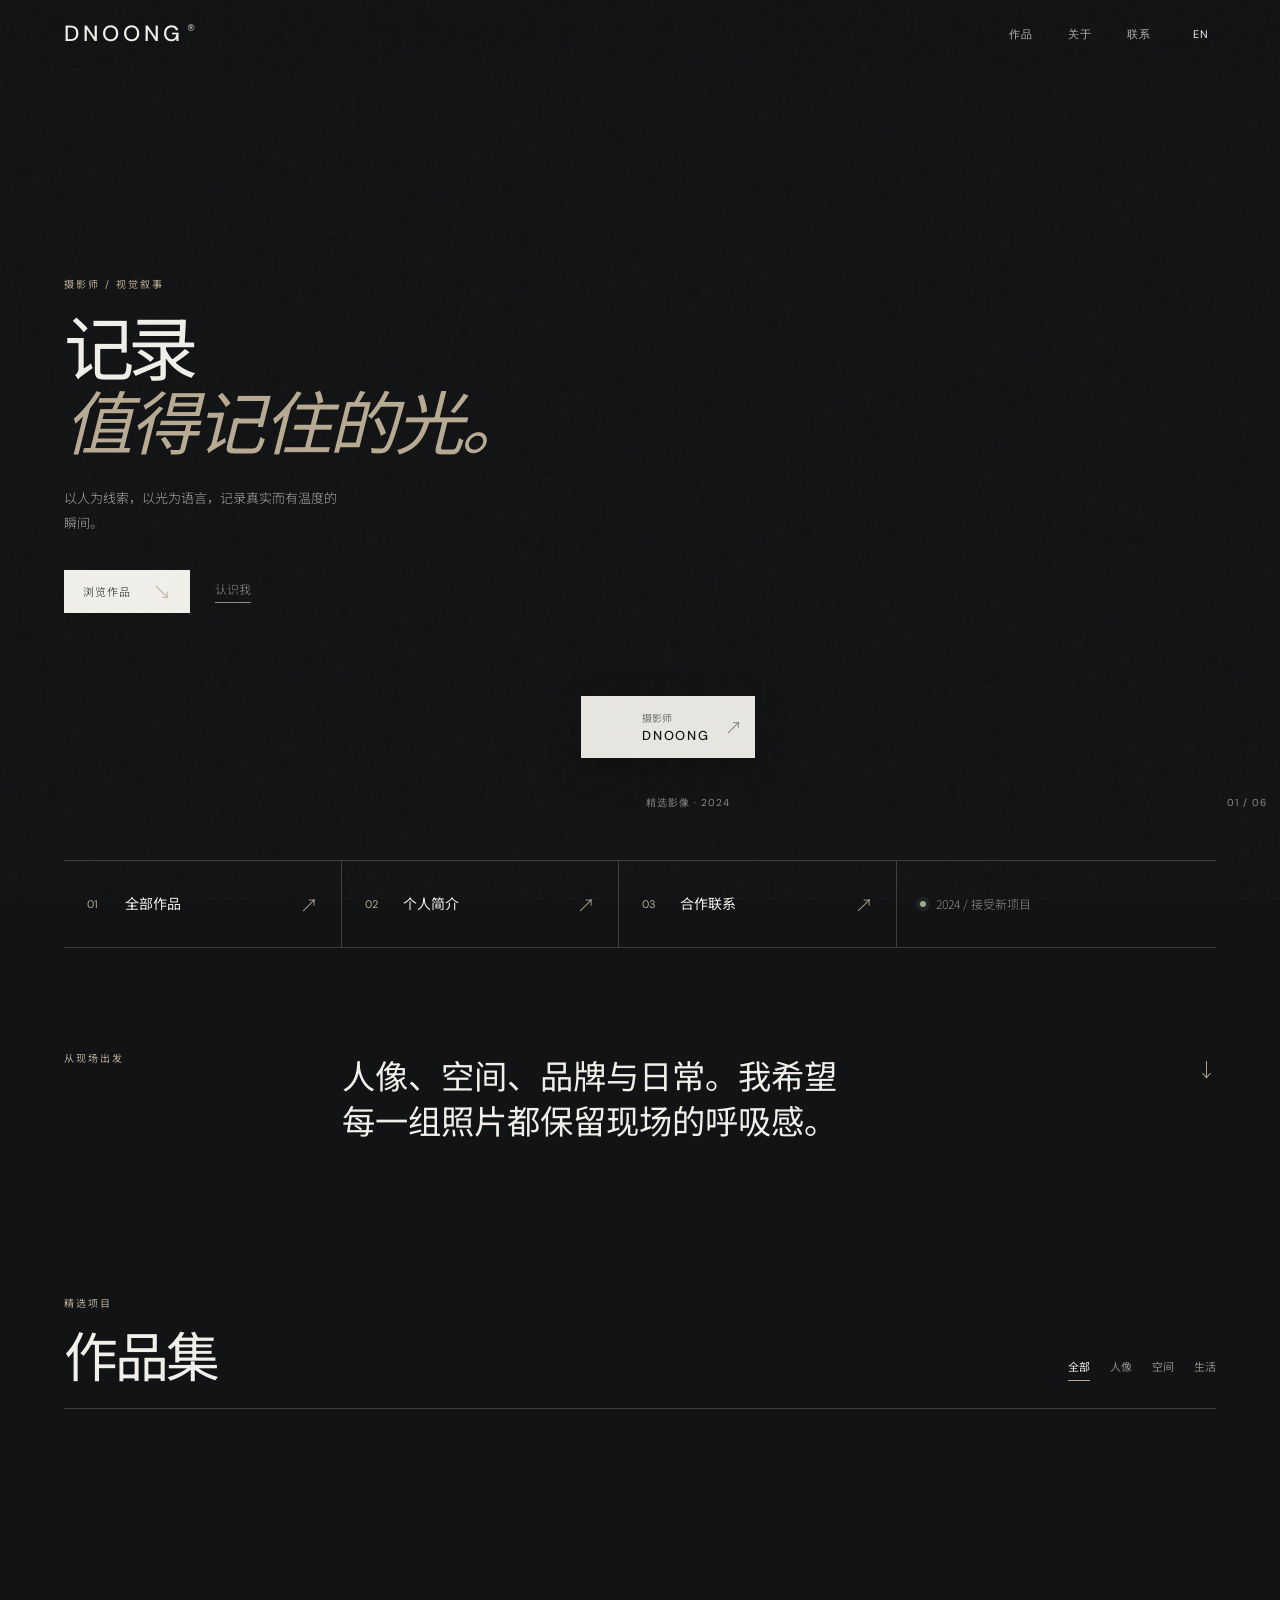
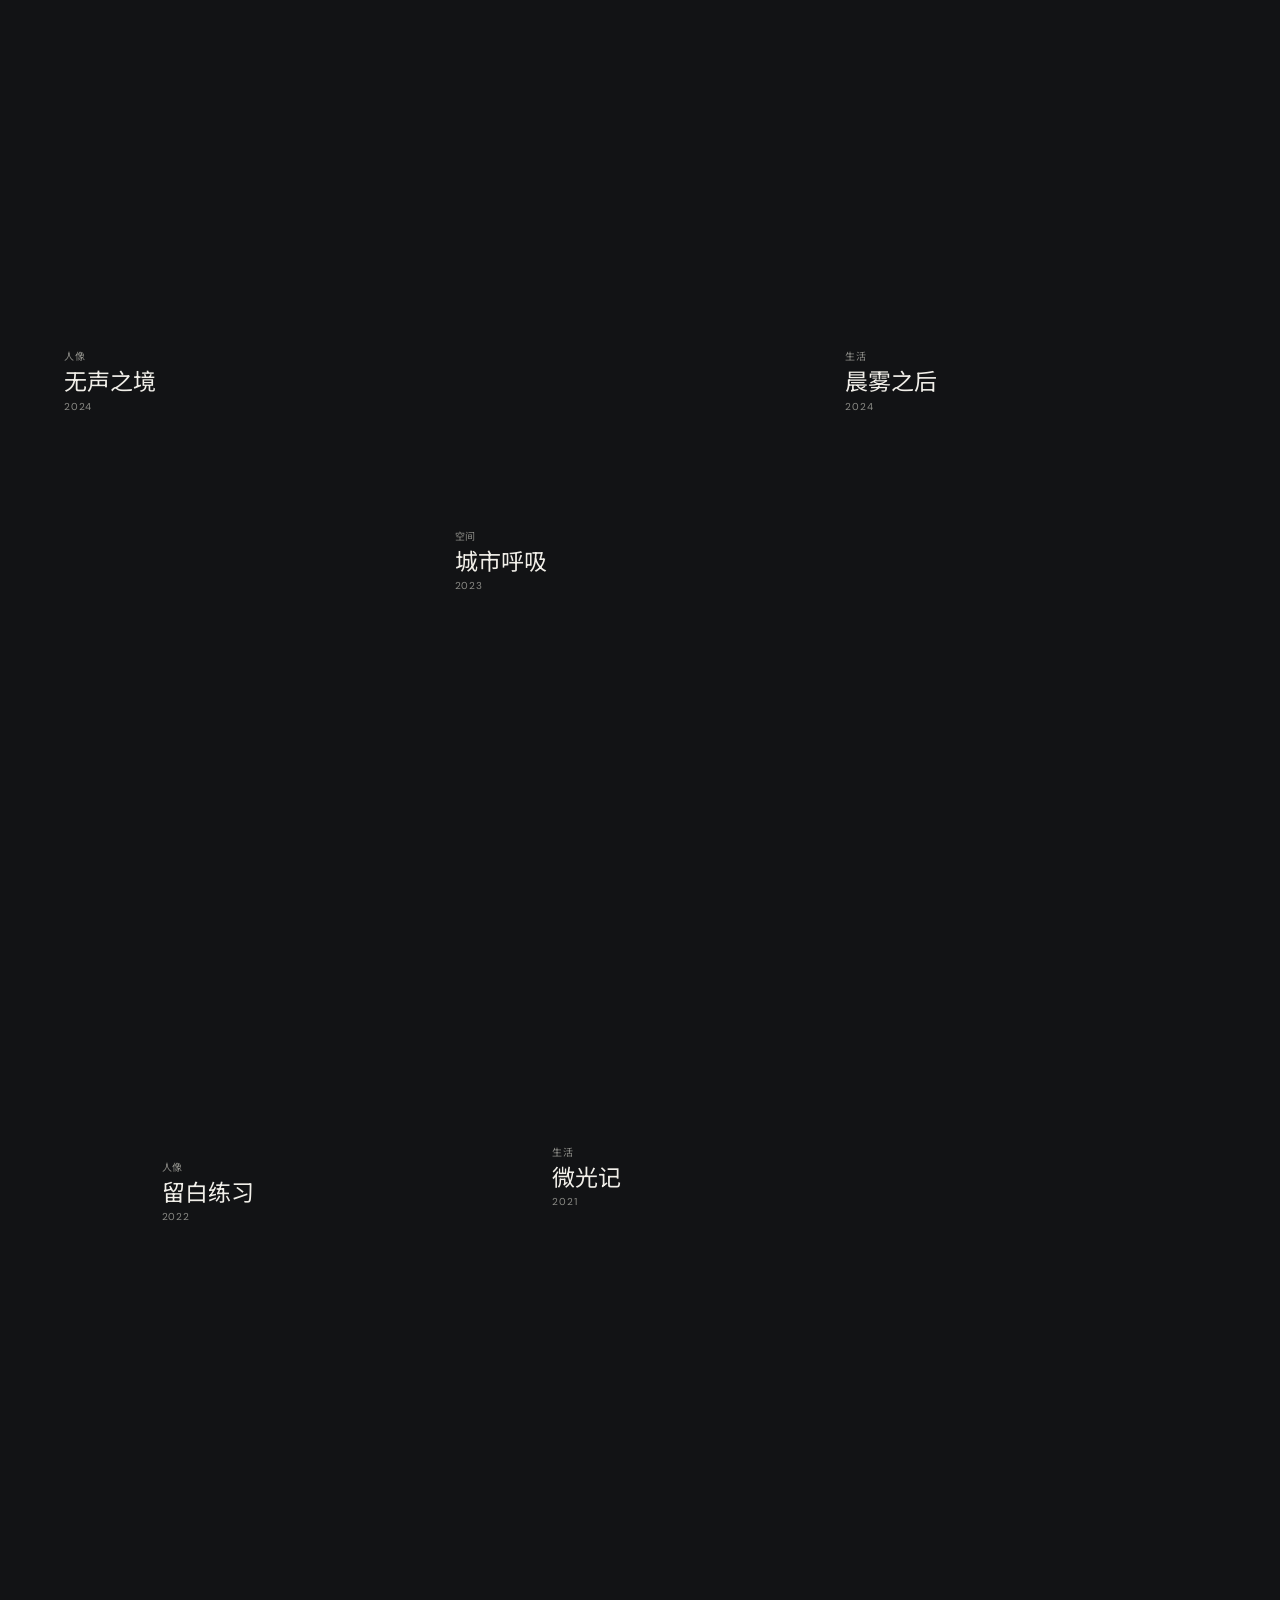
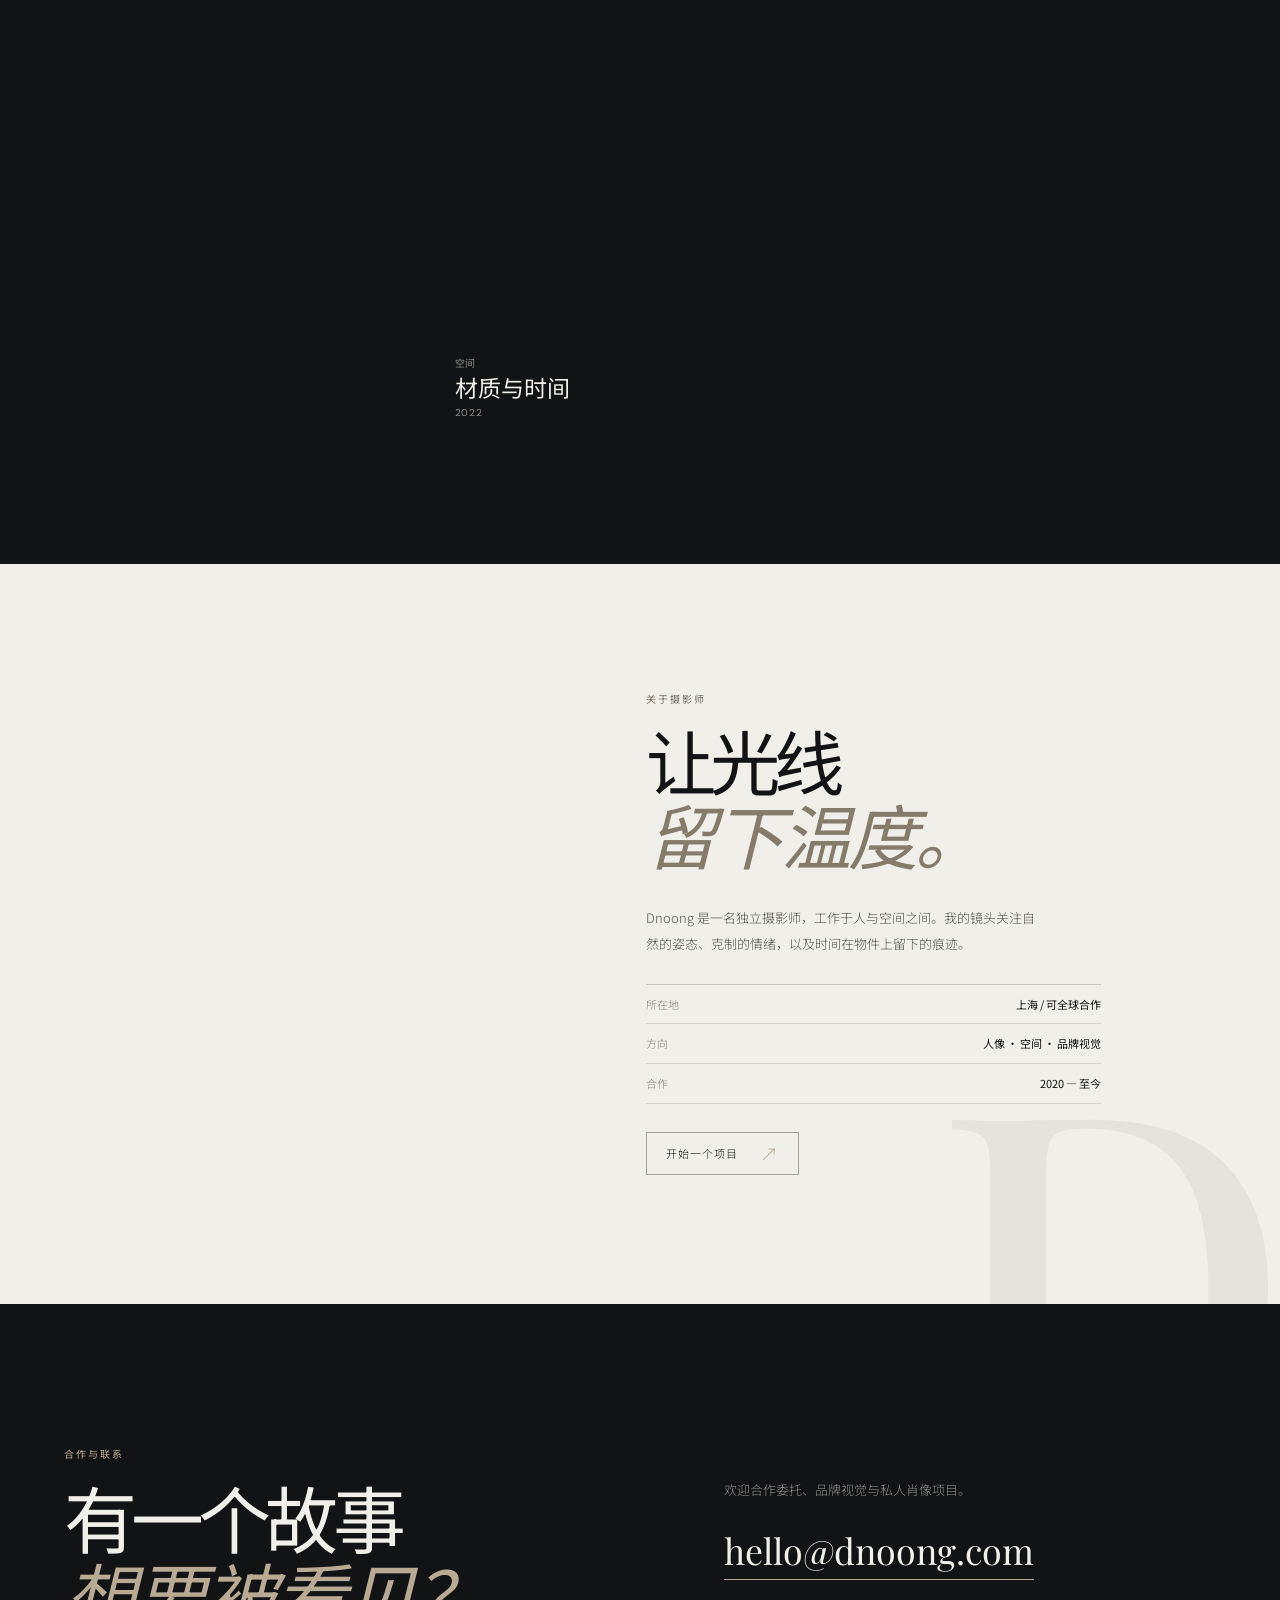
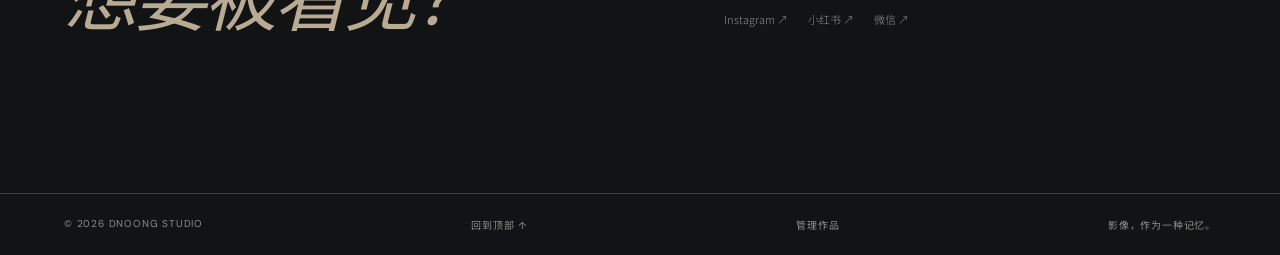
<file: Dnoong-portfolio/index.html>
<!doctype html>
<html lang="zh-CN">
  <head>
    <meta charset="UTF-8" />
    <meta name="viewport" content="width=device-width, initial-scale=1" />
    <meta name="description" content="DNOONG 摄影作品集｜人像、空间与生活影像。" />
    <title>DNOONG — 摄影作品集</title>
    <link rel="preconnect" href="https://fonts.googleapis.com" />
    <link rel="preconnect" href="https://fonts.gstatic.com" crossorigin />
    <link href="https://fonts.googleapis.com/css2?family=DM+Sans:wght@400;500&family=Noto+Sans+SC:wght@300;400;500&family=Playfair+Display:ital,wght@0,400;0,500;1,400&display=swap" rel="stylesheet" />
    <link rel="stylesheet" href="styles.css" />
  </head>
  <body>
    <div class="noise" aria-hidden="true"></div>
    <header class="site-header" id="top">
      <a class="wordmark" href="#top" aria-label="DNOONG 首页">DNOONG<span>®</span></a>
      <nav class="main-nav" aria-label="主导航">
        <a href="#works" data-i18n="navWorks">作品</a><a href="#about" data-i18n="navAbout">关于</a><a href="#contact" data-i18n="navContact">联系</a>
      </nav>
      <button class="language-switch" id="languageSwitch" type="button" aria-label="切换语言">EN</button>
      <button class="menu-button" id="menuButton" type="button" aria-label="打开菜单"><span></span><span></span></button>
    </header>

    <main>
      <section class="hero" aria-labelledby="heroTitle">
        <div class="hero-copy">
          <p class="kicker" data-i18n="heroEyebrow">摄影师 / 视觉叙事</p>
          <h1 id="heroTitle"><span data-i18n="heroTitleA">记录</span><br /><em data-i18n="heroTitleB">值得记住的光。</em></h1>
          <p class="hero-intro" data-i18n="heroIntro">以人为线索，以光为语言，记录真实而有温度的瞬间。</p>
          <div class="hero-actions"><a class="button button-dark" href="#works"><span data-i18n="explore">浏览作品</span><i>↘</i></a><a class="quiet-link" href="#about" data-i18n="moreAbout">认识我</a></div>
        </div>
        <div class="hero-visual">
          <div class="hero-image" role="img" aria-label="精选摄影作品"></div>
          <div class="hero-caption"><span data-i18n="heroCaption">精选影像 · 2024</span><span>01 / 06</span></div>
          <a class="profile-card" href="#about" aria-label="查看个人简介"><div class="avatar"></div><div><small data-i18n="profileLabel">摄影师</small><strong>DNOONG</strong></div><span>↗</span></a>
        </div>
      </section>

      <section class="quick-links" aria-label="快捷入口">
        <a href="#works"><span>01</span><strong data-i18n="quickWorks">全部作品</strong><i>↗</i></a>
        <a href="#about"><span>02</span><strong data-i18n="quickAbout">个人简介</strong><i>↗</i></a>
        <a href="#contact"><span>03</span><strong data-i18n="quickContact">合作联系</strong><i>↗</i></a>
        <div class="quick-note"><span class="status-dot"></span><span data-i18n="availability">2024 / 接受新项目</span></div>
      </section>

      <section class="intro-strip"><p class="kicker" data-i18n="introKicker">从现场出发</p><p data-i18n="introText">人像、空间、品牌与日常。我希望每一组照片都保留现场的呼吸感。</p><span>↓</span></section>

      <section class="section works-section" id="works" aria-labelledby="worksTitle">
        <div class="section-heading"><div><p class="kicker" data-i18n="selected">精选项目</p><h2 id="worksTitle" data-i18n="worksTitle">作品集</h2></div><div class="filter-row" id="filters" aria-label="作品分类"></div></div>
        <div class="works-grid" id="worksGrid"></div>
      </section>

      <section class="about-section" id="about" aria-labelledby="aboutTitle">
        <div class="about-portrait image-two" role="img" aria-label="摄影师肖像"></div>
        <div class="about-copy"><p class="kicker" data-i18n="aboutEyebrow">关于摄影师</p><h2 id="aboutTitle"><span data-i18n="aboutTitleA">让光线</span><br /><em data-i18n="aboutTitleB">留下温度。</em></h2><div class="about-body" id="aboutBody"></div><div class="about-meta" id="aboutMeta"></div><a class="button button-light" href="#contact"><span data-i18n="workTogether">开始一个项目</span><i>↗</i></a></div><div class="about-mark" aria-hidden="true">D</div>
      </section>

      <section class="contact-section" id="contact" aria-labelledby="contactTitle"><div><p class="kicker" data-i18n="contactEyebrow">合作与联系</p><h2 id="contactTitle"><span data-i18n="contactTitleA">有一个故事</span><br /><em data-i18n="contactTitleB">想要被看见？</em></h2></div><div class="contact-info"><p data-i18n="contactIntro">欢迎合作委托、品牌视觉与私人肖像项目。</p><a class="contact-email" id="contactEmail" href="mailto:hello@dnoong.com">hello@dnoong.com</a><div class="socials" id="socials"></div></div></section>
    </main>

    <footer class="site-footer"><span>© <span id="year"></span> DNOONG STUDIO</span><a href="#top" data-i18n="backTop">回到顶部 ↑</a><a class="manage-link" href="manage.html" data-i18n="manageWorks">管理作品</a><span data-i18n="footerNote">影像，作为一种记忆。</span></footer>
    <dialog class="lightbox" id="lightbox"><button class="lightbox-close" id="lightboxClose" type="button" aria-label="关闭">×</button><div class="lightbox-image" id="lightboxImage"></div><div class="lightbox-caption"><span id="lightboxTitle"></span><span id="lightboxCount"></span></div></dialog>
    <script src="content.js"></script><script src="script.js"></script>
  </body>
</html>
</file>
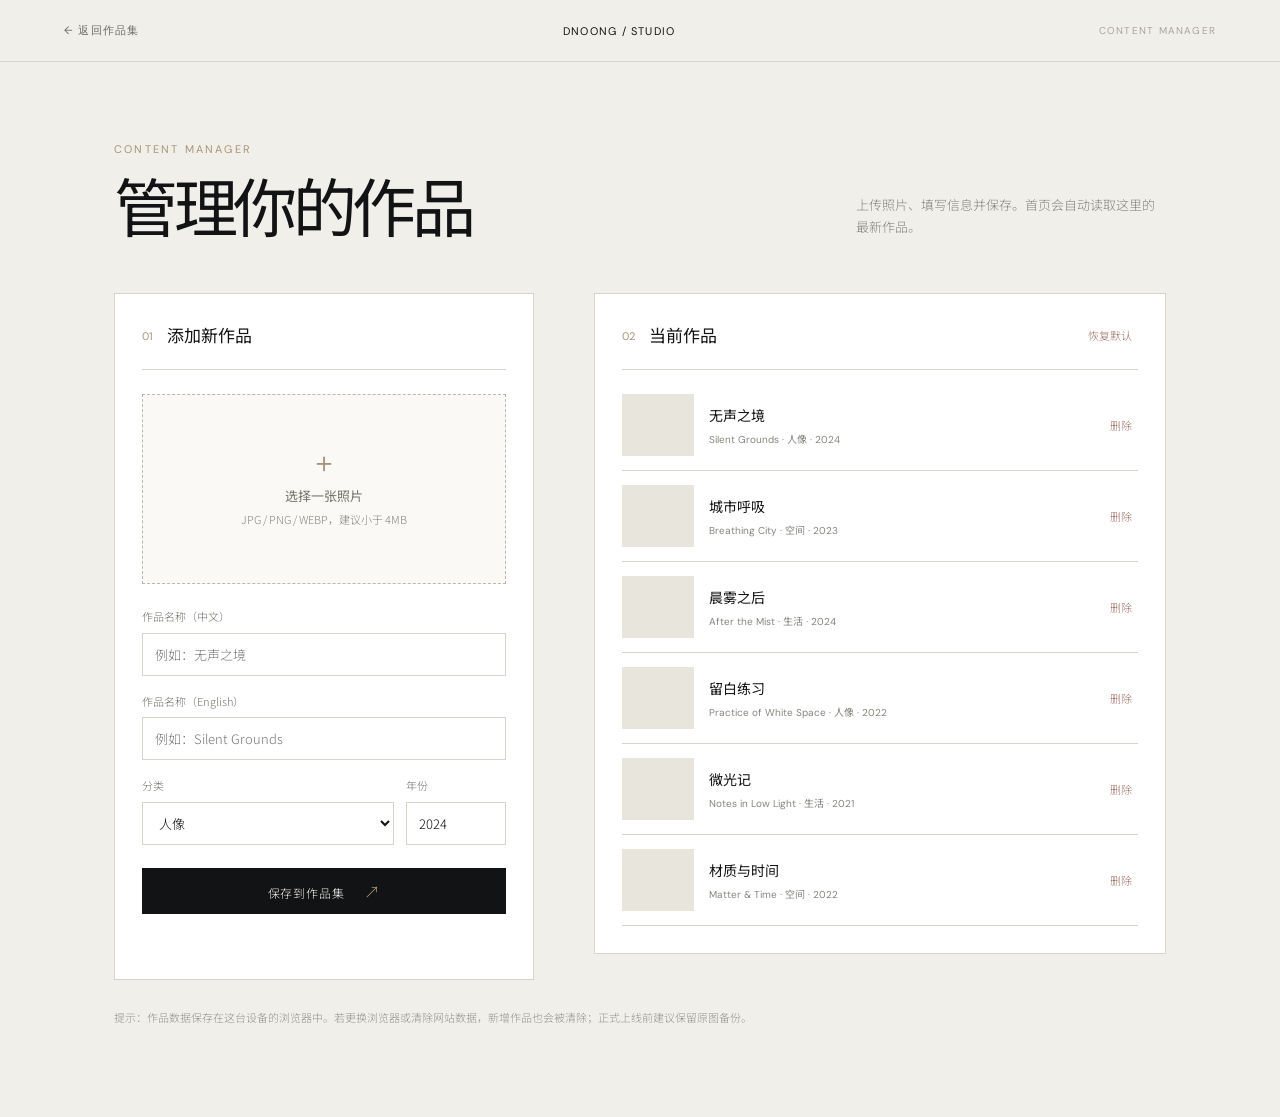
<file: Dnoong-portfolio/manage.html>
<!doctype html>
<html lang="zh-CN">
  <head>
    <meta charset="UTF-8" />
    <meta name="viewport" content="width=device-width, initial-scale=1" />
    <title>管理作品 — DNOONG</title>
    <link rel="preconnect" href="https://fonts.googleapis.com" />
    <link rel="preconnect" href="https://fonts.gstatic.com" crossorigin />
    <link href="https://fonts.googleapis.com/css2?family=DM+Sans:wght@400;500&family=Noto+Sans+SC:wght@300;400;500&family=Playfair+Display:ital,wght@0,400;0,500;1,400&display=swap" rel="stylesheet" />
    <link rel="stylesheet" href="manage.css" />
  </head>
  <body>
    <header class="manage-header"><a href="index.html">← 返回作品集</a><span>DNOONG / STUDIO</span><span class="header-note">CONTENT MANAGER</span></header>
    <main class="manage-shell">
      <div class="manage-intro"><div><p class="kicker">CONTENT MANAGER</p><h1>管理你的作品</h1></div><p>上传照片、填写信息并保存。首页会自动读取这里的最新作品。</p></div>
      <section class="manage-layout">
        <form class="editor-card" id="workForm">
          <div class="form-heading"><span>01</span><h2>添加新作品</h2></div>
          <label class="upload-box" for="imageInput"><input id="imageInput" type="file" accept="image/jpeg,image/png,image/webp" /><span class="upload-icon">＋</span><strong id="uploadText">选择一张照片</strong><small>JPG / PNG / WEBP，建议小于 4MB</small><div id="preview" class="preview"></div></label>
          <label>作品名称（中文）<input id="titleInput" required placeholder="例如：无声之境" /></label>
          <label>作品名称（English）<input id="englishInput" required placeholder="例如：Silent Grounds" /></label>
          <div class="field-row"><label>分类<select id="categoryInput"><option>人像</option><option>空间</option><option>生活</option><option>品牌</option></select></label><label>年份<input id="yearInput" required value="2024" inputmode="numeric" /></label></div>
          <button class="save-button" type="submit">保存到作品集 <span>↗</span></button>
          <p class="status" id="status" role="status"></p>
        </form>
        <section class="list-card"><div class="form-heading"><span>02</span><h2>当前作品</h2><button id="resetButton" type="button">恢复默认</button></div><div id="projectList" class="project-list"></div></section>
      </section>
      <p class="manage-tip">提示：作品数据保存在这台设备的浏览器中。若更换浏览器或清除网站数据，新增作品也会被清除；正式上线前建议保留原图备份。</p>
    </main>
    <script src="content.js"></script><script src="manage.js"></script>
  </body>
</html>
</file>
<file: Dnoong-portfolio/styles.css>
:root { --ink:#121315; --paper:#f1efe9; --muted:#8d8d88; --line:rgba(241,239,233,.2); --dark-line:rgba(18,19,21,.18); --accent:#b8aa93; }
* { box-sizing:border-box; } html { scroll-behavior:smooth; } body { margin:0; background:var(--ink); color:var(--paper); font-family:'Noto Sans SC',sans-serif; font-weight:300; font-size:15px; line-height:1.7; } body:has(dialog[open]) { overflow:hidden; } a { color:inherit; text-decoration:none; } button { color:inherit; font:inherit; background:none; border:0; cursor:pointer; }
.noise { position:fixed; inset:0; pointer-events:none; z-index:20; opacity:.025; background-image:url("data:image/svg+xml,%3Csvg viewBox='0 0 140 140' xmlns='http://www.w3.org/2000/svg'%3E%3Cfilter id='n'%3E%3CfeTurbulence type='fractalNoise' baseFrequency='.75' numOctaves='3' stitchTiles='stitch'/%3E%3C/filter%3E%3Crect width='100%25' height='100%25' filter='url(%23n)'/%3E%3C/svg%3E"); }
.site-header { position:fixed; top:0; left:0; right:0; z-index:10; display:flex; align-items:center; justify-content:space-between; padding:23px 5vw; background:linear-gradient(180deg,rgba(18,19,21,.52),transparent); }.wordmark { font:500 22px/1 'DM Sans',sans-serif; letter-spacing:.18em; }.wordmark span { font:9px sans-serif; vertical-align:top; margin-left:4px; }.main-nav { display:flex; gap:34px; margin-left:auto; margin-right:35px; font:400 11px 'DM Sans',sans-serif; letter-spacing:.14em; }.main-nav a { opacity:.75; transition:opacity .2s; }.main-nav a:hover { opacity:1; }.language-switch { font:400 11px 'DM Sans',sans-serif; letter-spacing:.14em; min-width:24px; }.menu-button { display:none; }
.hero { min-height:720px; height:calc(100vh - 40px); max-height:930px; display:grid; grid-template-columns:42% 58%; padding:112px 5vw 50px; gap:4vw; align-items:center; }.hero-copy { align-self:center; padding-bottom:30px; }.kicker { margin:0 0 17px; color:var(--accent); font:400 10px/1.2 'DM Sans','Noto Sans SC',sans-serif; letter-spacing:.2em; text-transform:uppercase; }.hero h1 { margin:0; color:var(--paper); font:400 clamp(48px,5.5vw,86px)/1.04 'Noto Sans SC',sans-serif; letter-spacing:-.09em; }.hero h1 em { color:var(--accent); font:400 .98em/1.04 'Playfair Display','Noto Sans SC',serif; font-style:italic; letter-spacing:-.04em; }.hero-intro { max-width:285px; margin:30px 0 34px; color:rgba(241,239,233,.68); font-size:13px; line-height:1.9; }.hero-actions { display:flex; align-items:center; gap:25px; }.button { display:inline-flex; align-items:center; gap:22px; min-height:43px; padding:0 19px; font-size:11px; letter-spacing:.08em; }.button i { font-size:18px; font-style:normal; color:var(--accent); }.button-dark { background:var(--paper); color:var(--ink); }.button-light { border:1px solid rgba(18,19,21,.35); color:var(--ink); }.quiet-link { color:var(--muted); font-size:12px; border-bottom:1px solid var(--muted); padding-bottom:3px; }.hero-visual { position:relative; height:100%; min-height:520px; }.hero-image { position:absolute; inset:0 0 25px 7%; background:center/cover no-repeat url('https://images.unsplash.com/photo-1515886657613-9f3515b0c78f?auto=format&fit=crop&w=1500&q=88'); filter:saturate(.76); }.hero-caption { position:absolute; right:0; bottom:0; left:7%; display:flex; justify-content:space-between; color:var(--muted); font:10px 'DM Sans',sans-serif; letter-spacing:.1em; }.profile-card { position:absolute; left:-18px; bottom:52px; display:flex; align-items:center; gap:12px; min-width:174px; padding:12px 13px 12px 11px; background:rgba(241,239,233,.96); color:var(--ink); box-shadow:0 10px 35px rgba(0,0,0,.22); }.avatar { width:38px; height:38px; flex:0 0 auto; border-radius:50%; background:center/cover no-repeat url('https://images.unsplash.com/photo-1506794778202-cad84cf45f1d?auto=format&fit=crop&w=240&q=88'); filter:saturate(.72); }.profile-card small { display:block; color:#77766f; font:10px 'Noto Sans SC',sans-serif; }.profile-card strong { display:block; margin-top:2px; font:500 13px 'DM Sans',sans-serif; letter-spacing:.14em; }.profile-card > span { margin-left:auto; color:#77766f; font-size:17px; }
.quick-links { display:grid; grid-template-columns:repeat(3,1fr) 1.15fr; margin:0 5vw; border-top:1px solid var(--line); border-bottom:1px solid var(--line); }.quick-links > * { min-height:86px; padding:21px 23px; border-right:1px solid var(--line); }.quick-links > *:last-child { border-right:0; }.quick-links a { display:grid; grid-template-columns:28px 1fr auto; align-items:center; gap:10px; }.quick-links a span { color:var(--accent); font:11px 'DM Sans',sans-serif; }.quick-links a strong { font-size:14px; font-weight:400; }.quick-links a i { color:var(--accent); font-size:18px; font-style:normal; }.quick-note { display:flex; align-items:center; gap:10px; color:var(--muted); font-size:12px; }.status-dot { display:inline-block; width:6px; height:6px; background:#9aab8d; border-radius:50%; box-shadow:0 0 0 4px rgba(154,171,141,.1); }
.intro-strip { display:grid; grid-template-columns:1fr 2.4fr 1fr; gap:30px; align-items:start; padding:105px 5vw 80px; }.intro-strip p:nth-child(2) { max-width:500px; margin:0; font:400 clamp(23px,2.6vw,39px)/1.35 'Playfair Display','Noto Sans SC',serif; }.intro-strip span { justify-self:end; color:var(--accent); font-size:19px; }
.section { padding:75px 5vw 145px; }.section-heading { display:flex; align-items:flex-end; justify-content:space-between; padding-bottom:27px; border-bottom:1px solid var(--line); }.section-heading h2 { margin:0; font:400 clamp(36px,4.2vw,61px)/1 'Noto Sans SC',sans-serif; letter-spacing:-.06em; }.filter-row { display:flex; gap:20px; }.filter { color:var(--muted); font:11px 'Noto Sans SC',sans-serif; padding:6px 0; border-bottom:1px solid transparent; }.filter.is-active { color:var(--paper); border-color:var(--accent); }
.works-grid { display:grid; grid-template-columns:repeat(12,1fr); gap:62px 20px; padding-top:50px; }.work-card { cursor:pointer; grid-column:span 4; }.work-card-1 { grid-column:5 / span 4; margin-top:110px; }.work-card-2 { grid-column:9 / span 4; }.work-card-3 { grid-column:2 / span 4; margin-top:15px; }.work-image { aspect-ratio:.78; background-position:center; background-size:cover; filter:saturate(.78); transition:filter .55s,transform .6s; }.work-card-1 .work-image { aspect-ratio:.68; }.work-card:hover .work-image,.work-card:focus .work-image { filter:saturate(1); transform:scale(.985); }.work-info { display:grid; grid-template-columns:1fr auto; gap:4px; margin-top:14px; color:var(--muted); font:10px 'DM Sans','Noto Sans SC',sans-serif; letter-spacing:.08em; }.work-info h3 { grid-column:1/-1; margin:0; color:var(--paper); font:400 23px/1.25 'Playfair Display','Noto Sans SC',serif; letter-spacing:0; }
.about-section { min-height:690px; position:relative; display:grid; grid-template-columns:1fr 1fr; gap:8vw; padding:120px 12vw 120px 5vw; background:var(--paper); color:var(--ink); overflow:hidden; }.about-portrait { min-height:500px; background:center top/cover no-repeat url('https://images.unsplash.com/photo-1506794778202-cad84cf45f1d?auto=format&fit=crop&w=1200&q=88'); }.about-copy { align-self:center; max-width:455px; }.about-copy .kicker { color:#776f62; }.about-copy h2 { margin:0; font:400 clamp(47px,5.5vw,76px)/1.05 'Noto Sans SC',sans-serif; letter-spacing:-.09em; }.about-copy h2 em { color:#857b6a; font:400 1em/1.05 'Playfair Display','Noto Sans SC',serif; font-style:italic; letter-spacing:-.04em; }.about-body { margin:32px 0 27px; max-width:390px; color:#55534e; font-size:13px; line-height:2; }.about-meta { border-top:1px solid var(--dark-line); margin-bottom:28px; }.about-meta div { display:flex; justify-content:space-between; padding:10px 0; border-bottom:1px solid rgba(18,19,21,.12); font-size:11px; }.about-meta span { color:#878278; }.about-meta strong { font-weight:400; }.about-mark { position:absolute; right:-1vw; bottom:-10vw; color:rgba(18,19,21,.055); font:500 38vw/.7 'Playfair Display',serif; }
.contact-section { display:grid; grid-template-columns:1.15fr .85fr; gap:9vw; padding:145px 12vw 160px 5vw; }.contact-section h2 { margin:0; font:400 clamp(45px,5.7vw,80px)/1.05 'Noto Sans SC',sans-serif; letter-spacing:-.08em; }.contact-section h2 em { color:var(--accent); font:400 1em/1.05 'Playfair Display','Noto Sans SC',serif; font-style:italic; letter-spacing:-.04em; }.contact-info { align-self:end; padding-bottom:5px; }.contact-info p { max-width:260px; margin:0 0 30px; color:var(--muted); font-size:13px; }.contact-email { display:inline-block; padding-bottom:8px; border-bottom:1px solid var(--accent); font:400 clamp(21px,2.8vw,38px)/1.1 'Playfair Display',serif; }.socials { display:flex; gap:20px; margin-top:30px; color:var(--muted); font-size:11px; }.socials a:hover { color:var(--paper); }.site-footer { display:flex; justify-content:space-between; padding:23px 5vw; border-top:1px solid var(--line); color:var(--muted); font:10px 'DM Sans','Noto Sans SC',sans-serif; letter-spacing:.08em; }
.lightbox { width:min(94vw,1100px); height:min(88vh,800px); border:0; padding:0; background:#111; color:var(--paper); }.lightbox::backdrop { background:rgba(0,0,0,.88); }.lightbox-image { width:100%; height:calc(100% - 55px); background:center/cover no-repeat; }.lightbox-close { position:absolute; top:13px; right:20px; z-index:1; font-size:29px; }.lightbox-caption { display:flex; justify-content:space-between; padding:13px 20px; color:var(--muted); font:11px 'DM Sans','Noto Sans SC',sans-serif; }
@media (max-width:760px) { .site-header { padding:20px 6vw; }.main-nav { position:absolute; top:64px; right:6vw; display:none; flex-direction:column; gap:15px; margin:0; padding:18px 22px; background:rgba(18,19,21,.95); }.menu-button { display:flex; flex-direction:column; gap:5px; margin-left:16px; }.menu-button span { display:block; width:20px; height:1px; background:currentColor; }.menu-open .main-nav { display:flex; }.hero { height:auto; min-height:0; display:block; padding:110px 6vw 55px; }.hero-copy { padding:28px 0 53px; }.hero h1 { font-size:49px; }.hero-visual { height:67vh; min-height:430px; }.hero-image { inset:0 0 24px 0; }.profile-card { left:14px; bottom:41px; }.hero-caption { left:0; }.quick-links { grid-template-columns:1fr 1fr; margin:0 6vw; }.quick-links > * { min-height:76px; padding:17px 12px; }.quick-links > *:nth-child(2) { border-right:0; }.quick-note { grid-column:1/-1; border-top:1px solid var(--line); border-right:0; }.intro-strip { display:block; padding:80px 6vw 45px; }.intro-strip p:nth-child(2) { margin:25px 0; font-size:25px; }.intro-strip span { display:none; }.section { padding:55px 6vw 95px; }.section-heading { display:block; }.filter-row { margin-top:25px; gap:18px; flex-wrap:wrap; }.works-grid { display:block; padding-top:37px; }.work-card,.work-card-1,.work-card-2,.work-card-3 { margin:0 0 52px; }.work-image,.work-card-1 .work-image { aspect-ratio:.82; }.about-section { display:block; padding:75px 6vw 85px; }.about-portrait { min-height:430px; margin-bottom:53px; }.contact-section { display:block; padding:95px 6vw 110px; }.contact-info { margin-top:62px; }.site-footer { flex-wrap:wrap; gap:12px; padding:22px 6vw; }.site-footer span:last-child { width:100%; order:3; }.lightbox { width:100vw; height:80vh; } }
</file>
<file: Dnoong-portfolio/manage.css>
:root { --ink:#121315; --paper:#f1efe9; --muted:#85857f; --line:#d7d4cb; --accent:#a89477; }
* { box-sizing:border-box; } body { margin:0; background:var(--paper); color:var(--ink); font-family:'Noto Sans SC',sans-serif; font-size:14px; font-weight:300; line-height:1.7; } a { color:inherit; text-decoration:none; } button,input,select { font:inherit; } button { cursor:pointer; }
.manage-header { display:flex; justify-content:space-between; align-items:center; padding:23px 5vw; border-bottom:1px solid var(--line); font:11px 'DM Sans',sans-serif; letter-spacing:.11em; }.manage-header a { color:#6c6b65; }.header-note { color:#aaa59b; font-size:10px; }
.manage-shell { max-width:1180px; margin:auto; padding:80px 5vw 90px; }.manage-intro { display:flex; align-items:flex-end; justify-content:space-between; gap:50px; margin-bottom:55px; }.kicker { margin:0 0 15px; color:var(--accent); font:11px 'DM Sans',sans-serif; letter-spacing:.2em; }.manage-intro h1 { margin:0; font:400 clamp(38px,5vw,64px)/1.05 'Noto Sans SC',sans-serif; letter-spacing:-.07em; }.manage-intro > p { max-width:310px; margin:0; color:var(--muted); font-size:13px; }.manage-layout { display:grid; grid-template-columns:minmax(300px,420px) 1fr; gap:60px; align-items:start; }.editor-card,.list-card { padding:27px; background:#fff; border:1px solid var(--line); }.form-heading { display:flex; align-items:center; gap:14px; border-bottom:1px solid var(--line); padding-bottom:19px; margin-bottom:24px; }.form-heading > span { color:var(--accent); font:11px 'DM Sans',sans-serif; }.form-heading h2 { flex:1; margin:0; font-size:17px; font-weight:400; }.form-heading button { color:#a06f67; background:none; border:0; font-size:11px; }.upload-box { display:flex; flex-direction:column; align-items:center; justify-content:center; min-height:190px; margin-bottom:23px; border:1px dashed #bcb8ae; background:#faf9f6; text-align:center; cursor:pointer; position:relative; overflow:hidden; }.upload-box input { position:absolute; width:1px; height:1px; opacity:0; }.upload-icon { color:var(--accent); font:28px/1 'DM Sans',sans-serif; }.upload-box strong { margin-top:8px; font-size:13px; font-weight:400; }.upload-box small { margin-top:3px; color:var(--muted); font-size:11px; }.preview { position:absolute; inset:0; display:none; background:center/cover no-repeat; }.preview.has-image { display:block; }.preview.has-image + * { position:relative; }
label { display:block; margin-bottom:16px; color:#74736c; font-size:11px; } input,select { display:block; width:100%; height:43px; margin-top:7px; padding:0 12px; border:1px solid var(--line); background:#fff; color:var(--ink); outline:none; font-size:13px; } input:focus,select:focus { border-color:var(--accent); }.field-row { display:grid; grid-template-columns:1fr 100px; gap:12px; }.save-button { width:100%; height:46px; margin-top:7px; border:0; background:var(--ink); color:var(--paper); font-size:12px; letter-spacing:.07em; }.save-button span { color:var(--accent); margin-left:15px; font-size:16px; }.status { min-height:25px; margin:13px 0 0; color:#6f8065; font-size:11px; }.status.is-error { color:#a06f67; }
.project-list { display:flex; flex-direction:column; }.project-row { display:grid; grid-template-columns:72px 1fr auto; gap:15px; align-items:center; padding:14px 0; border-bottom:1px solid var(--line); }.project-row:first-child { padding-top:0; }.thumb { width:72px; height:62px; background:center/cover no-repeat #e8e5dd; }.project-copy strong { display:block; font-size:14px; font-weight:400; }.project-copy span { display:block; margin-top:3px; color:var(--muted); font:10px 'DM Sans','Noto Sans SC',sans-serif; }.project-row button { color:#a06f67; border:0; background:none; font-size:11px; }.empty { color:var(--muted); font-size:13px; }.manage-tip { margin:28px 0 0; color:#96948d; font-size:11px; }
@media (max-width:760px) { .manage-header { padding:18px 6vw; }.header-note { display:none; }.manage-shell { padding:55px 6vw 70px; }.manage-intro { display:block; margin-bottom:35px; }.manage-intro > p { margin-top:20px; }.manage-layout { display:block; }.list-card { margin-top:25px; }.editor-card,.list-card { padding:21px; }.project-row { grid-template-columns:58px 1fr auto; gap:10px; }.thumb { width:58px; height:52px; } }
</file>
